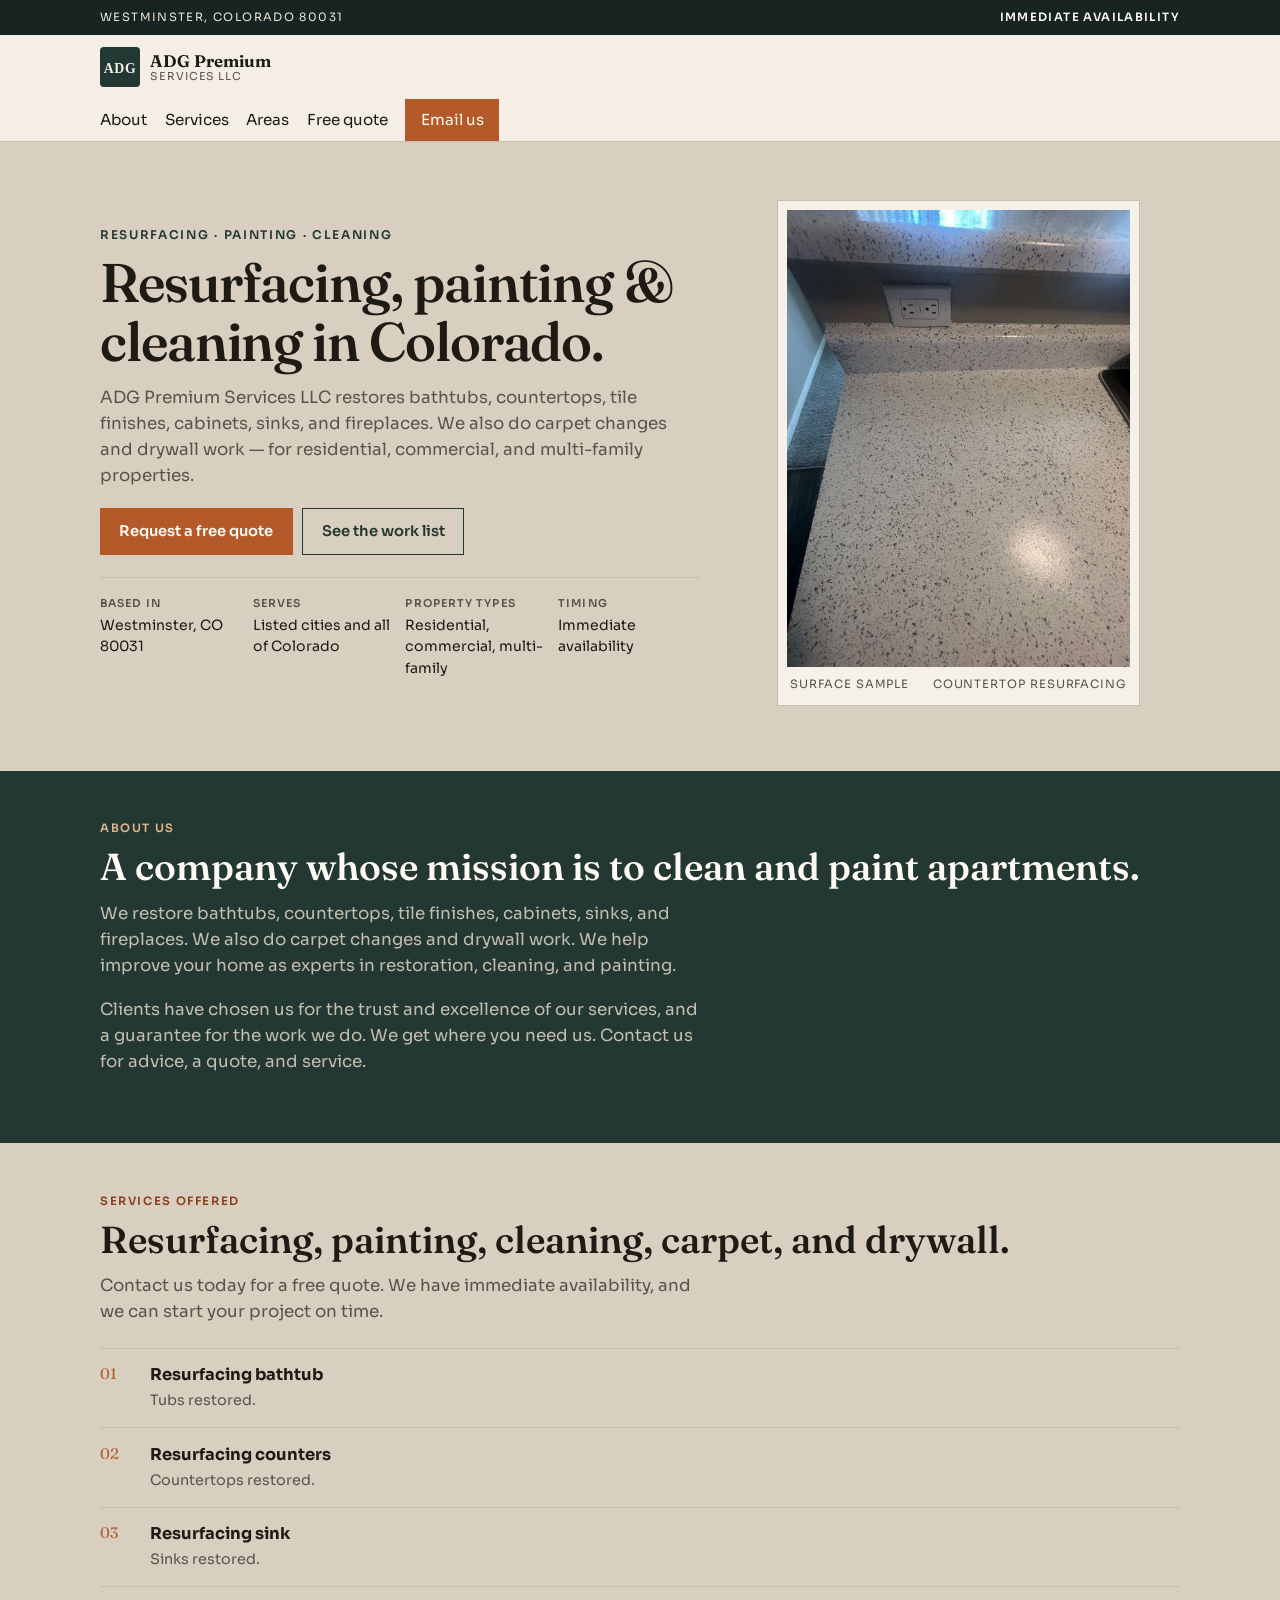
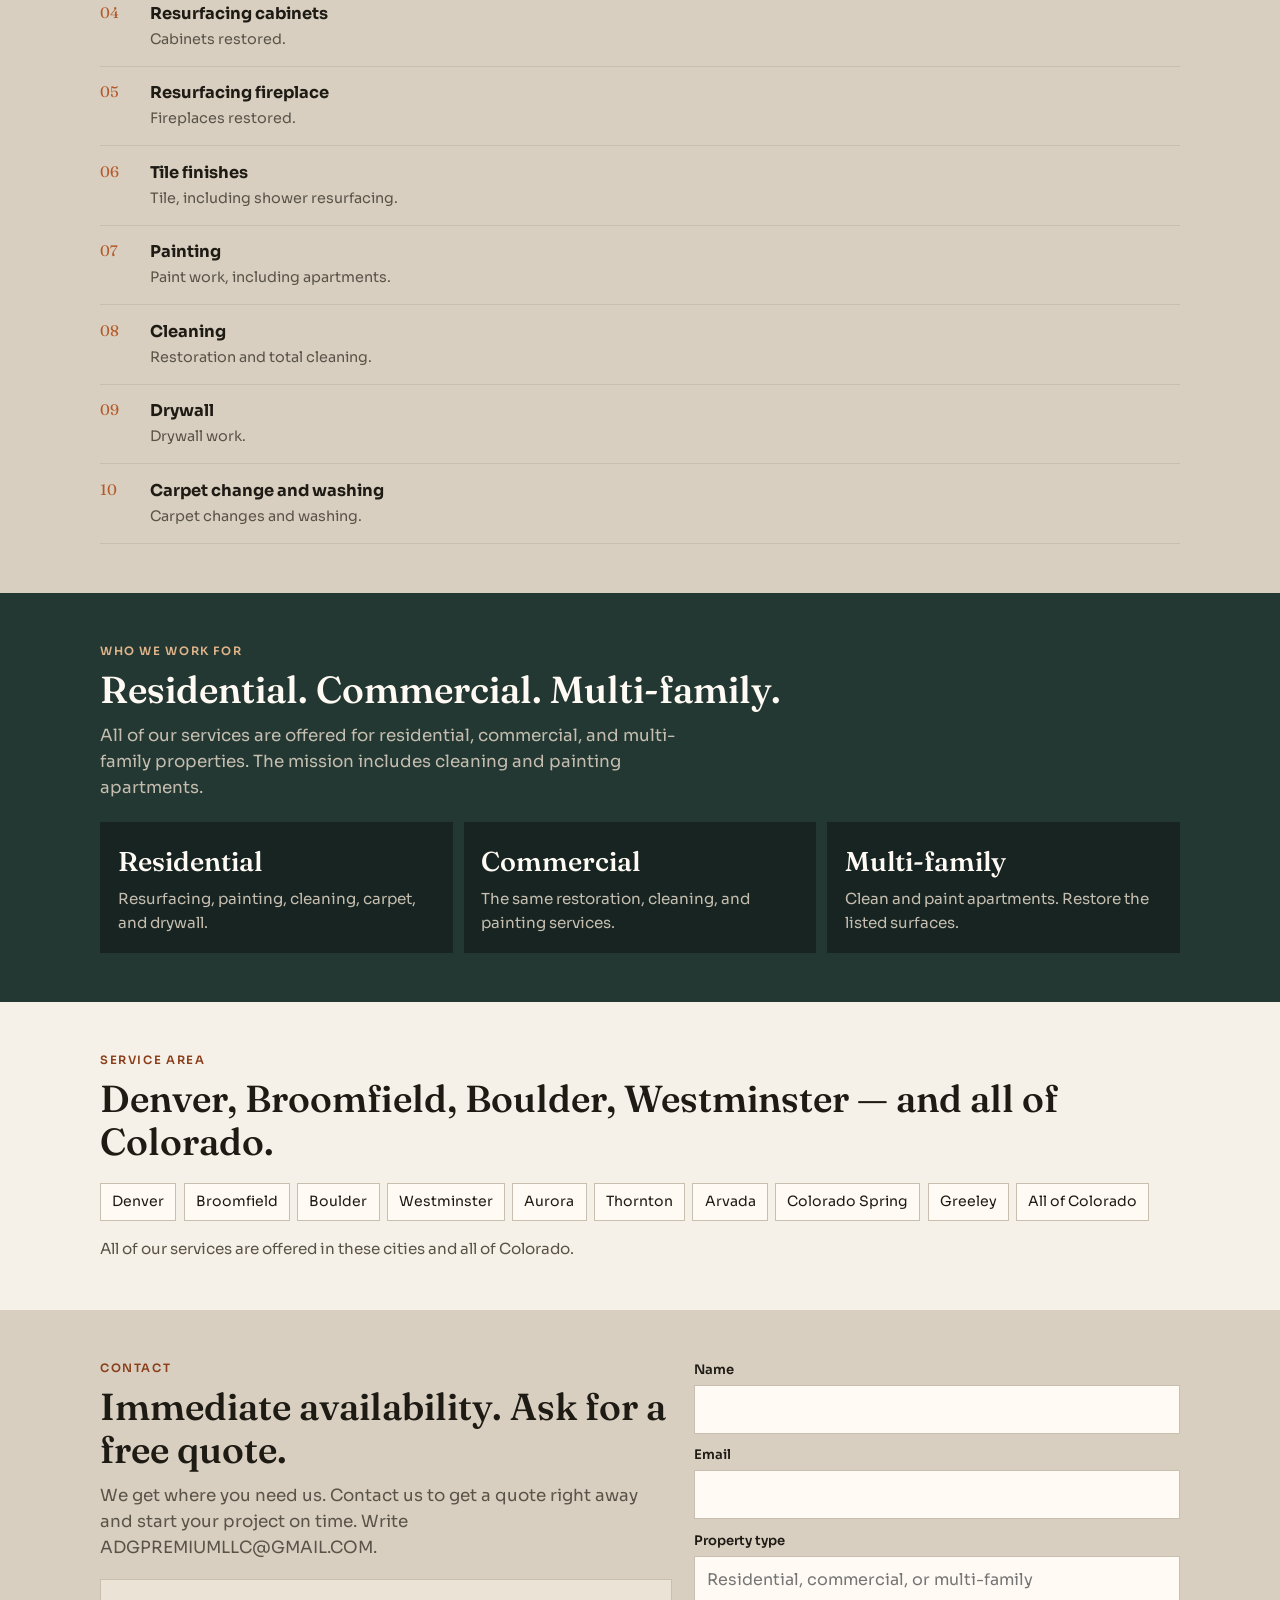
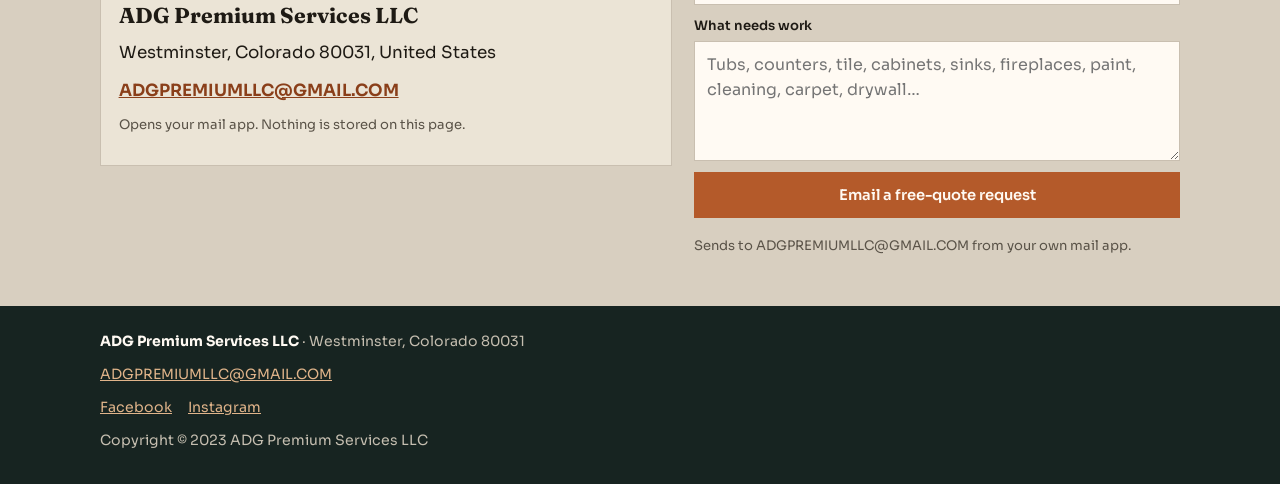
<file: index.html>
<!DOCTYPE html>
<html lang="en">
<head>
  <meta charset="utf-8">
  <meta name="viewport" content="width=device-width, initial-scale=1">
  <title>ADG Premium Services LLC — Resurfacing, painting &amp; cleaning in Colorado</title>
  <meta name="description" content="ADG Premium Services LLC restores bathtubs, counters, tile, cabinets, sinks, and fireplaces, and handles carpet changes and drywall. Residential, commercial, and multi-family. Westminster, Colorado 80031.">
  <link rel="icon" href="assets/favicon.svg" type="image/svg+xml">
  <meta property="og:title" content="ADG Premium Services LLC — Resurfacing, painting &amp; cleaning in Colorado">
  <meta property="og:description" content="Bathtubs, counters, tile, cabinets, sinks, fireplaces, carpet, and drywall. Immediate availability. Westminster, CO 80031.">
  <meta property="og:image" content="assets/surface.jpg">
  <meta name="theme-color" content="#243833">
  <link rel="preconnect" href="https://fonts.googleapis.com">
  <link rel="preconnect" href="https://fonts.gstatic.com" crossorigin>
  <link href="https://fonts.googleapis.com/css2?family=Fraunces:opsz,wght@9..144,500;9..144,560;9..144,650&family=Sora:wght@400;600;650&display=swap" rel="stylesheet">
  <link rel="stylesheet" href="assets/styles.css">
  <script type="application/ld+json">
  {
    "@context": "https://schema.org",
    "@type": "HomeAndConstructionBusiness",
    "name": "ADG Premium Services LLC",
    "description": "Resurfacing, painting, and cleaning in Colorado. Bathtubs, countertops, tile finishes, cabinets, sinks, fireplaces, carpet changes, and drywall. Residential, commercial, and multi-family.",
    "email": "ADGPREMIUMLLC@GMAIL.COM",
    "url": "https://adgpremiumservicesllc.godaddysites.com/",
    "image": "assets/surface.jpg",
    "address": {
      "@type": "PostalAddress",
      "addressLocality": "Westminster",
      "addressRegion": "CO",
      "postalCode": "80031",
      "addressCountry": "US"
    },
    "areaServed": [
      "Denver, CO",
      "Broomfield, CO",
      "Boulder, CO",
      "Westminster, CO",
      "Aurora, CO",
      "Thornton, CO",
      "Arvada, CO",
      "Colorado Spring, CO",
      "Greeley, CO",
      "Colorado"
    ],
    "sameAs": [
      "https://www.facebook.com/103575642804043",
      "https://www.instagram.com/adgpremiumservices/"
    ]
  }
  </script>
</head>
<body>
  <a class="skip" href="#main">Skip to content</a>

  <div class="stamp">
    <div class="wrap">
      <span>Westminster, Colorado 80031</span>
      <span><b>Immediate availability</b></span>
    </div>
  </div>

  <header class="site-header">
    <div class="wrap header-inner">
      <a class="brand" href="index.html">
        <img src="assets/mark.svg" alt="">
        <span class="brand-text">
          <strong>ADG Premium</strong>
          <span>Services LLC</span>
        </span>
      </a>
      <button class="nav-toggle" type="button" aria-expanded="false" aria-controls="site-nav">Menu</button>
    </div>
    <nav class="nav" id="site-nav" aria-label="Primary">
      <div class="wrap">
        <ul>
          <li><a href="#about">About</a></li>
          <li><a href="#services">Services</a></li>
          <li><a href="#areas">Areas</a></li>
          <li><a href="#quote">Free quote</a></li>
          <li><a class="cta" href="mailto:ADGPREMIUMLLC@GMAIL.COM">Email us</a></li>
        </ul>
      </div>
    </nav>
  </header>

  <main id="main">
    <section class="hero">
      <div class="wrap hero-grid">
        <div>
          <p class="eyebrow">Resurfacing · Painting · Cleaning</p>
          <h1>Resurfacing, painting &amp; cleaning in Colorado.</h1>
          <p class="lede">ADG Premium Services LLC restores bathtubs, countertops, tile finishes, cabinets, sinks, and fireplaces. We also do carpet changes and drywall work — for residential, commercial, and multi-family properties.</p>
          <div class="actions">
            <a class="btn btn-copper" href="mailto:ADGPREMIUMLLC@GMAIL.COM?subject=Free%20quote%20request">Request a free quote</a>
            <a class="btn btn-ghost" href="#services">See the work list</a>
          </div>
          <div class="meta">
            <div><b>Based in</b> Westminster, CO 80031</div>
            <div><b>Serves</b> Listed cities and all of Colorado</div>
            <div><b>Property types</b> Residential, commercial, multi-family</div>
            <div><b>Timing</b> Immediate availability</div>
          </div>
        </div>
        <figure class="swatch">
          <img src="assets/surface.jpg" alt="Speckled granite-look countertop and backsplash after resurfacing. Photo from the ADG Premium Services LLC site." width="1000" height="1333">
          <figcaption>
            <span>Surface sample</span>
            <span>Countertop resurfacing</span>
          </figcaption>
        </figure>
      </div>
    </section>

    <section class="band" id="about">
      <div class="wrap">
        <p class="kicker">About us</p>
        <h2>A company whose mission is to clean and paint apartments.</h2>
        <p class="lede">We restore bathtubs, countertops, tile finishes, cabinets, sinks, and fireplaces. We also do carpet changes and drywall work. We help improve your home as experts in restoration, cleaning, and painting.</p>
        <p class="lede">Clients have chosen us for the trust and excellence of our services, and a guarantee for the work we do. We get where you need us. Contact us for advice, a quote, and service.</p>
      </div>
    </section>

    <section id="services">
      <div class="wrap">
        <p class="kicker">Services offered</p>
        <h2>Resurfacing, painting, cleaning, carpet, and drywall.</h2>
        <p class="lede">Contact us today for a free quote. We have immediate availability, and we can start your project on time.</p>
        <ul class="schedule">
          <li>
            <span class="num">01</span>
            <div><strong>Resurfacing bathtub</strong><span>Tubs restored.</span></div>
          </li>
          <li>
            <span class="num">02</span>
            <div><strong>Resurfacing counters</strong><span>Countertops restored.</span></div>
          </li>
          <li>
            <span class="num">03</span>
            <div><strong>Resurfacing sink</strong><span>Sinks restored.</span></div>
          </li>
          <li>
            <span class="num">04</span>
            <div><strong>Resurfacing cabinets</strong><span>Cabinets restored.</span></div>
          </li>
          <li>
            <span class="num">05</span>
            <div><strong>Resurfacing fireplace</strong><span>Fireplaces restored.</span></div>
          </li>
          <li>
            <span class="num">06</span>
            <div><strong>Tile finishes</strong><span>Tile, including shower resurfacing.</span></div>
          </li>
          <li>
            <span class="num">07</span>
            <div><strong>Painting</strong><span>Paint work, including apartments.</span></div>
          </li>
          <li>
            <span class="num">08</span>
            <div><strong>Cleaning</strong><span>Restoration and total cleaning.</span></div>
          </li>
          <li>
            <span class="num">09</span>
            <div><strong>Drywall</strong><span>Drywall work.</span></div>
          </li>
          <li>
            <span class="num">10</span>
            <div><strong>Carpet change and washing</strong><span>Carpet changes and washing.</span></div>
          </li>
        </ul>
      </div>
    </section>

    <section class="band" id="who">
      <div class="wrap">
        <p class="kicker">Who we work for</p>
        <h2>Residential. Commercial. Multi-family.</h2>
        <p class="lede">All of our services are offered for residential, commercial, and multi-family properties. The mission includes cleaning and painting apartments.</p>
        <div class="sectors">
          <article>
            <h3>Residential</h3>
            <p>Resurfacing, painting, cleaning, carpet, and drywall.</p>
          </article>
          <article>
            <h3>Commercial</h3>
            <p>The same restoration, cleaning, and painting services.</p>
          </article>
          <article>
            <h3>Multi-family</h3>
            <p>Clean and paint apartments. Restore the listed surfaces.</p>
          </article>
        </div>
      </div>
    </section>

    <section class="paper" id="areas">
      <div class="wrap">
        <p class="kicker">Service area</p>
        <h2>Denver, Broomfield, Boulder, Westminster — and all of Colorado.</h2>
        <ul class="cities">
          <li>Denver</li>
          <li>Broomfield</li>
          <li>Boulder</li>
          <li>Westminster</li>
          <li>Aurora</li>
          <li>Thornton</li>
          <li>Arvada</li>
          <li>Colorado Spring</li>
          <li>Greeley</li>
          <li>All of Colorado</li>
        </ul>
        <p class="note">All of our services are offered in these cities and all of Colorado.</p>
      </div>
    </section>

    <section id="quote">
      <div class="wrap quote-grid">
        <div>
          <p class="kicker">Contact</p>
          <h2>Immediate availability. Ask for a free quote.</h2>
          <p class="lede">We get where you need us. Contact us to get a quote right away and start your project on time. Write ADGPREMIUMLLC@GMAIL.COM.</p>
          <div class="contact-card">
            <h3>ADG Premium Services LLC</h3>
            <p>Westminster, Colorado 80031, United States</p>
            <p><a class="mail" href="mailto:ADGPREMIUMLLC@GMAIL.COM">ADGPREMIUMLLC@GMAIL.COM</a></p>
            <p class="fine">Opens your mail app. Nothing is stored on this page.</p>
          </div>
        </div>
        <form id="quote-form" action="mailto:ADGPREMIUMLLC@GMAIL.COM" method="get">
          <input type="hidden" name="subject" value="Free quote request">
          <label>Name
            <input type="text" name="name" id="q-name" autocomplete="name" required>
          </label>
          <label>Email
            <input type="email" name="email" id="q-email" autocomplete="email" required>
          </label>
          <label>Property type
            <input type="text" name="type" id="q-type" placeholder="Residential, commercial, or multi-family">
          </label>
          <label>What needs work
            <textarea name="body" id="q-body" placeholder="Tubs, counters, tile, cabinets, sinks, fireplaces, paint, cleaning, carpet, drywall…"></textarea>
          </label>
          <button class="btn btn-copper" type="submit">Email a free-quote request</button>
          <p class="fine">Sends to ADGPREMIUMLLC@GMAIL.COM from your own mail app.</p>
        </form>
      </div>
    </section>
  </main>

  <footer class="site-footer">
    <div class="wrap">
      <div><strong>ADG Premium Services LLC</strong> · Westminster, Colorado 80031</div>
      <div><a href="mailto:ADGPREMIUMLLC@GMAIL.COM">ADGPREMIUMLLC@GMAIL.COM</a></div>
      <div class="social">
        <a href="https://www.facebook.com/103575642804043">Facebook</a>
        <a href="https://www.instagram.com/adgpremiumservices/">Instagram</a>
      </div>
      <div>Copyright © 2023 ADG Premium Services LLC</div>
    </div>
  </footer>

  <script>
    (function () {
      var btn = document.querySelector(".nav-toggle");
      var nav = document.getElementById("site-nav");
      if (btn && nav) {
        btn.addEventListener("click", function () {
          var open = nav.classList.toggle("is-open");
          btn.setAttribute("aria-expanded", open ? "true" : "false");
        });
        nav.querySelectorAll("a").forEach(function (a) {
          a.addEventListener("click", function () {
            nav.classList.remove("is-open");
            btn.setAttribute("aria-expanded", "false");
          });
        });
      }
      var form = document.getElementById("quote-form");
      if (form) {
        form.addEventListener("submit", function (e) {
          e.preventDefault();
          var name = (document.getElementById("q-name").value || "").trim();
          var email = (document.getElementById("q-email").value || "").trim();
          var type = (document.getElementById("q-type").value || "").trim();
          var body = (document.getElementById("q-body").value || "").trim();
          var lines = [];
          if (name) lines.push("Name: " + name);
          if (email) lines.push("Email: " + email);
          if (type) lines.push("Property type: " + type);
          if (body) lines.push("", body);
          var href = "mailto:ADGPREMIUMLLC@GMAIL.COM?subject=" +
            encodeURIComponent("Free quote request") +
            "&body=" + encodeURIComponent(lines.join("\n"));
          window.location.href = href;
        });
      }
    })();
  </script>
</body>
</html>
</file>
<file: assets/styles.css>
/* ADG Premium Services LLC — spec preview
   Sample-board look: warm stone, enamel cream, glaze-slate, copper.
   Not their GoDaddy red/blue house logo, not a generic navy contractor. */

:root {
  --ink: #1e1a14;
  --mute: #5a5348;
  --glaze: #243833;
  --glaze-deep: #172421;
  --stone: #d8cfc0;
  --paper: #f6f1e8;
  --cream: #ebe4d6;
  --line: #c9bfb0;
  --copper: #b45a2a;
  --copper-ink: #8a3f1a;
  --white: #fffaf3;
  --max: 1080px;
  --display: "Fraunces", "Iowan Old Style", Georgia, serif;
  --sans: "Sora", "Segoe UI", system-ui, sans-serif;
}

*, *::before, *::after { box-sizing: border-box; }
html { scroll-behavior: smooth; }
body {
  margin: 0;
  font-family: var(--sans);
  color: var(--ink);
  background: var(--stone);
  line-height: 1.55;
  font-size: 1.05rem;
  -webkit-font-smoothing: antialiased;
}
img { max-width: 100%; height: auto; display: block; }
a { color: var(--copper-ink); }
a:hover { color: var(--glaze); }
a:focus-visible, button:focus-visible, input:focus-visible, textarea:focus-visible {
  outline: 2px solid var(--copper);
  outline-offset: 3px;
}

.skip {
  position: absolute;
  left: 0.75rem;
  top: -48px;
  background: var(--glaze);
  color: var(--white);
  padding: 0.45rem 0.75rem;
  z-index: 100;
  text-decoration: none;
}
.skip:focus { top: 0.75rem; }

.wrap {
  width: min(var(--max), calc(100% - 2rem));
  margin-inline: auto;
}

/* Stamp bar */
.stamp {
  background: var(--glaze-deep);
  color: var(--cream);
  font-size: 0.72rem;
  letter-spacing: 0.12em;
  text-transform: uppercase;
  padding: 0.55rem 0;
}
.stamp .wrap {
  display: flex;
  flex-wrap: wrap;
  gap: 0.35rem 1rem;
  justify-content: space-between;
}
.stamp b { font-weight: 600; color: var(--white); }

/* Header */
.site-header {
  position: sticky;
  top: 0;
  z-index: 40;
  background: rgba(246, 241, 232, 0.94);
  backdrop-filter: blur(10px);
  border-bottom: 1px solid var(--line);
}
.header-inner {
  display: flex;
  align-items: center;
  justify-content: space-between;
  gap: 0.75rem;
  padding: 0.6rem 0;
}
.brand {
  display: flex;
  align-items: center;
  gap: 0.65rem;
  text-decoration: none;
  color: inherit;
}
.brand img { width: 40px; height: 40px; }
.brand-text { display: flex; flex-direction: column; line-height: 1.1; }
.brand-text strong {
  font-family: var(--display);
  font-size: 1.05rem;
  font-weight: 650;
}
.brand-text span {
  font-size: 0.68rem;
  letter-spacing: 0.08em;
  text-transform: uppercase;
  color: var(--mute);
}
.nav-toggle {
  appearance: none;
  background: transparent;
  border: 1px solid var(--line);
  color: var(--ink);
  font: inherit;
  font-size: 0.85rem;
  padding: 0.5rem 0.75rem;
  min-height: 44px;
  cursor: pointer;
}
.nav {
  display: none;
}
.nav.is-open { display: block; }
.nav ul {
  list-style: none;
  margin: 0;
  padding: 0 0 0.85rem;
  display: flex;
  flex-direction: column;
  gap: 0.15rem;
}
.nav a {
  display: block;
  padding: 0.7rem 0.15rem;
  text-decoration: none;
  color: var(--ink);
  font-size: 0.95rem;
}
.nav a.cta {
  background: var(--copper);
  color: var(--white);
  text-align: center;
  padding: 0.75rem 1rem;
  margin-top: 0.35rem;
}
.nav a.cta:hover { background: var(--copper-ink); color: var(--white); }

/* Hero */
.hero {
  padding: 1.75rem 0 2.25rem;
}
.hero-grid {
  display: grid;
  gap: 1.4rem;
}
.eyebrow {
  font-size: 0.75rem;
  letter-spacing: 0.14em;
  text-transform: uppercase;
  color: var(--glaze);
  margin: 0 0 0.6rem;
  font-weight: 600;
}
h1 {
  font-family: var(--display);
  font-weight: 560;
  font-size: clamp(2rem, 8vw, 3.4rem);
  line-height: 1.08;
  letter-spacing: -0.02em;
  margin: 0 0 0.85rem;
}
.lede {
  margin: 0 0 1.15rem;
  color: var(--mute);
  max-width: 38rem;
}
.actions {
  display: flex;
  flex-wrap: wrap;
  gap: 0.6rem;
}
.btn {
  display: inline-flex;
  align-items: center;
  justify-content: center;
  min-height: 46px;
  padding: 0.7rem 1.15rem;
  text-decoration: none;
  font-size: 0.92rem;
  font-weight: 600;
  border: 1px solid transparent;
}
.btn-copper { background: var(--copper); color: var(--white); }
.btn-copper:hover { background: var(--copper-ink); color: var(--white); }
.btn-ghost {
  background: transparent;
  border-color: var(--glaze);
  color: var(--glaze);
}
.btn-ghost:hover { background: var(--glaze); color: var(--white); }

.swatch {
  background: var(--paper);
  border: 1px solid var(--line);
  padding: 0.55rem;
}
.swatch img {
  width: 100%;
  aspect-ratio: 3 / 4;
  object-fit: cover;
}
.swatch figcaption {
  display: flex;
  justify-content: space-between;
  gap: 0.75rem;
  padding: 0.55rem 0.2rem 0.15rem;
  font-size: 0.72rem;
  letter-spacing: 0.08em;
  text-transform: uppercase;
  color: var(--mute);
}

.meta {
  display: grid;
  grid-template-columns: 1fr 1fr;
  gap: 0.75rem;
  margin-top: 1.35rem;
  padding-top: 1.1rem;
  border-top: 1px solid var(--line);
}
.meta div { font-size: 0.88rem; }
.meta b {
  display: block;
  font-size: 0.68rem;
  letter-spacing: 0.1em;
  text-transform: uppercase;
  color: var(--mute);
  font-weight: 600;
  margin-bottom: 0.15rem;
}

/* Sections */
section { padding: 2.4rem 0; }
.band { background: var(--glaze); color: var(--cream); }
.band .lede, .band .mute { color: #c5beb0; }
.band h2 { color: var(--white); }
.paper { background: var(--paper); }

h2 {
  font-family: var(--display);
  font-weight: 560;
  font-size: clamp(1.6rem, 5vw, 2.35rem);
  line-height: 1.15;
  margin: 0 0 0.75rem;
}
.kicker {
  font-size: 0.72rem;
  letter-spacing: 0.14em;
  text-transform: uppercase;
  color: var(--copper-ink);
  font-weight: 600;
  margin: 0 0 0.45rem;
}
.band .kicker { color: #e0b48a; }

/* Finish schedule */
.schedule {
  list-style: none;
  margin: 1.4rem 0 0;
  padding: 0;
  border-top: 1px solid var(--line);
}
.schedule li {
  display: grid;
  grid-template-columns: 2.4rem 1fr;
  gap: 0.75rem;
  padding: 0.85rem 0;
  border-bottom: 1px solid var(--line);
}
.schedule .num {
  font-family: var(--display);
  font-size: 0.95rem;
  color: var(--copper);
}
.schedule strong { display: block; font-size: 1.02rem; }
.schedule span { color: var(--mute); font-size: 0.9rem; }

/* Sectors */
.sectors {
  display: grid;
  gap: 0.7rem;
  margin-top: 1.3rem;
}
.sectors article {
  background: var(--glaze-deep);
  color: var(--cream);
  padding: 1.15rem 1.1rem;
}
.sectors h3 {
  font-family: var(--display);
  font-size: 1.7rem;
  font-weight: 560;
  margin: 0 0 0.3rem;
  color: var(--white);
}
.sectors p { margin: 0; color: #c5beb0; font-size: 0.95rem; }

/* Cities */
.cities {
  display: flex;
  flex-wrap: wrap;
  gap: 0.45rem;
  margin: 1.2rem 0 0;
  padding: 0;
  list-style: none;
}
.cities li {
  border: 1px solid var(--line);
  background: var(--white);
  padding: 0.45rem 0.7rem;
  font-size: 0.88rem;
}
.note { margin: 1rem 0 0; color: var(--mute); font-size: 0.95rem; }

/* Quote */
.quote-grid {
  display: grid;
  gap: 1.4rem;
}
form {
  display: grid;
  gap: 0.7rem;
}
label {
  display: grid;
  gap: 0.3rem;
  font-size: 0.82rem;
  font-weight: 600;
}
input, textarea {
  font: inherit;
  font-size: 1rem;
  font-weight: 400;
  padding: 0.7rem 0.75rem;
  border: 1px solid var(--line);
  background: var(--white);
  color: var(--ink);
  width: 100%;
  min-height: 46px;
}
textarea { min-height: 120px; resize: vertical; }
button.btn {
  cursor: pointer;
  border: 0;
  font-family: inherit;
}
.fine {
  margin: 0.4rem 0 0;
  font-size: 0.82rem;
  color: var(--mute);
}

.contact-card {
  border: 1px solid var(--line);
  padding: 1.15rem 1.1rem;
  background: var(--cream);
}
.contact-card h3 {
  font-family: var(--display);
  margin: 0 0 0.5rem;
  font-size: 1.35rem;
}
.contact-card p { margin: 0 0 0.7rem; }
.contact-card a.mail {
  font-weight: 650;
  word-break: break-all;
}

/* Footer */
.site-footer {
  background: var(--glaze-deep);
  color: #c5beb0;
  padding: 1.6rem 0 2rem;
  font-size: 0.88rem;
}
.site-footer .wrap {
  display: grid;
  gap: 0.7rem;
}
.site-footer strong { color: var(--white); }
.site-footer a { color: #e0b48a; }
.social { display: flex; gap: 1rem; }

@media (min-width: 760px) {
  .nav-toggle { display: none; }
  .header-inner { padding: 0.75rem 0; }
  .nav { display: block; }
  .nav ul {
    flex-direction: row;
    align-items: center;
    gap: 1.1rem;
    padding: 0;
  }
  .nav a { padding: 0.35rem 0; }
  .nav a.cta {
    margin-top: 0;
    padding: 0.55rem 0.95rem;
  }
  .hero { padding: 2.6rem 0 3rem; }
  .hero-grid {
    grid-template-columns: 1.15fr 0.85fr;
    align-items: center;
    gap: 2.4rem;
  }
  .meta { grid-template-columns: repeat(4, 1fr); }
  .sectors { grid-template-columns: repeat(3, 1fr); }
  .quote-grid { grid-template-columns: 1fr 0.85fr; align-items: start; }
  section { padding: 3.1rem 0; }
}
</file>
